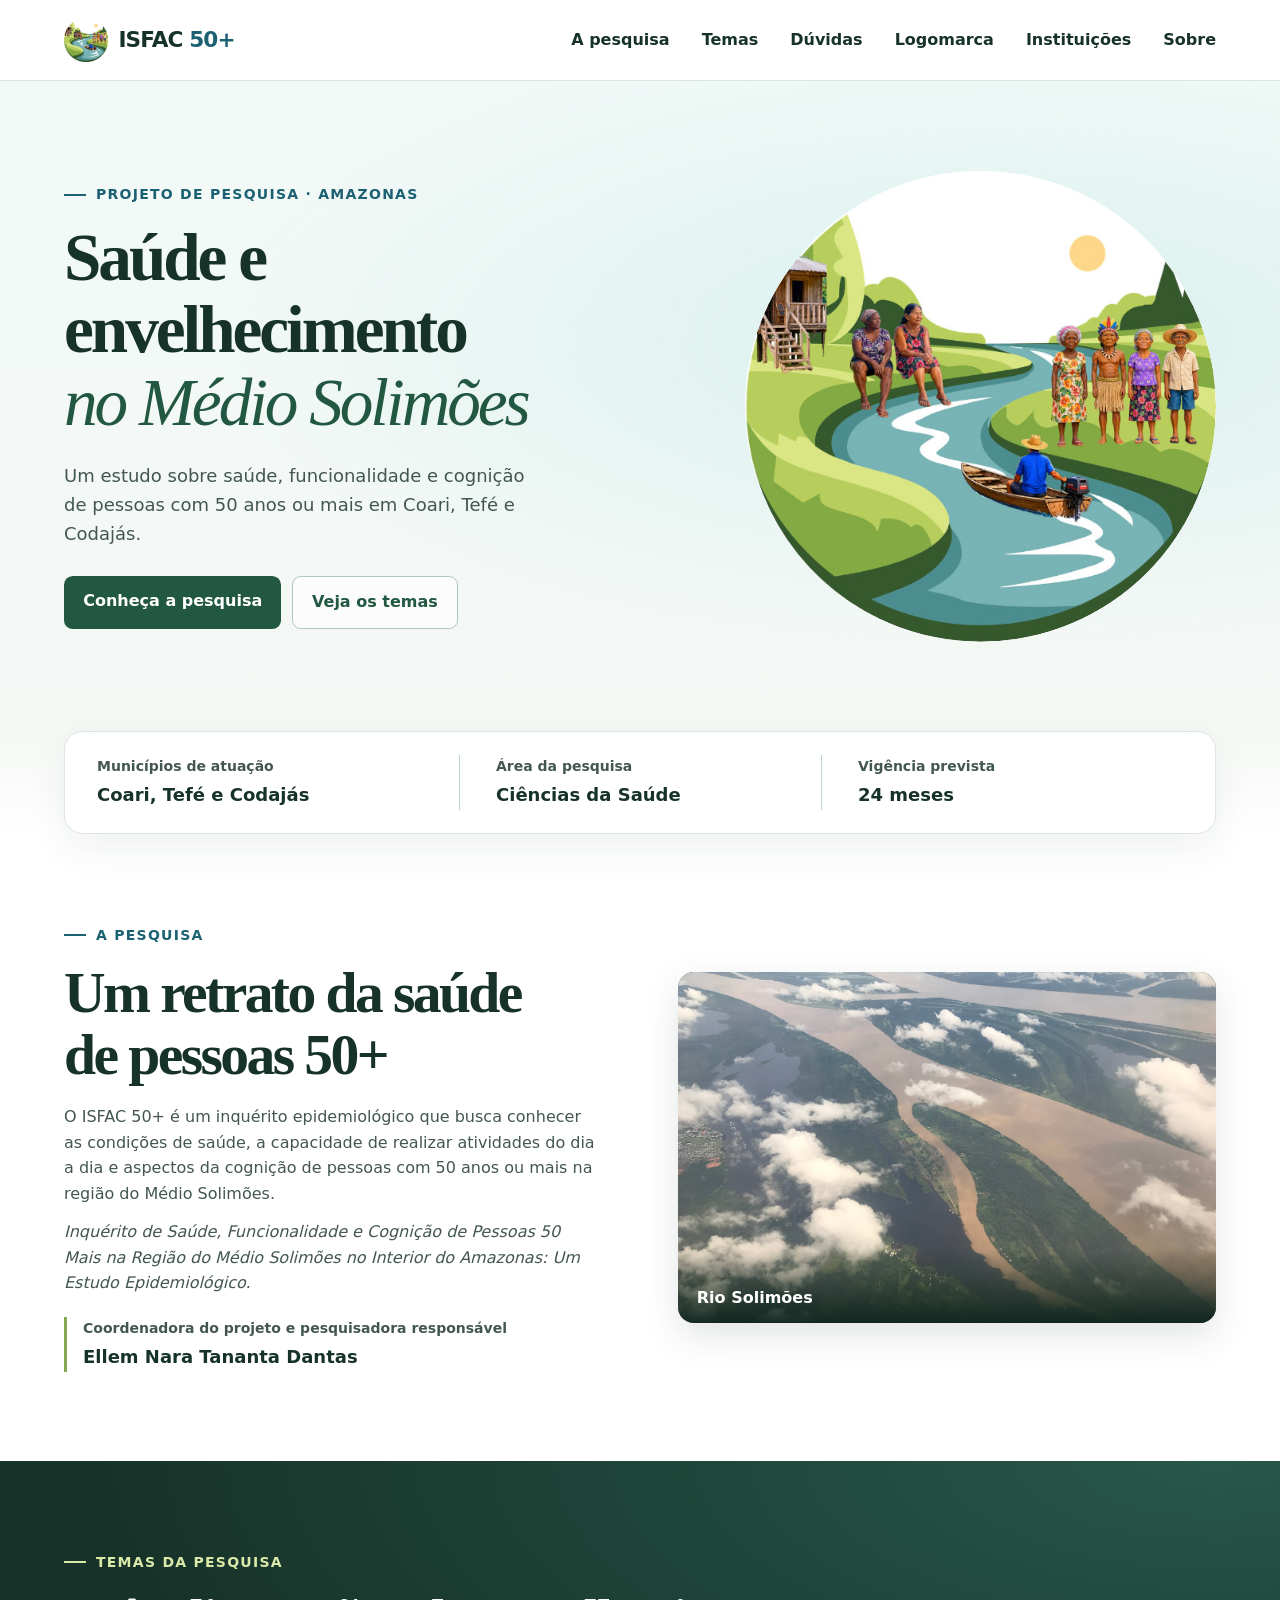
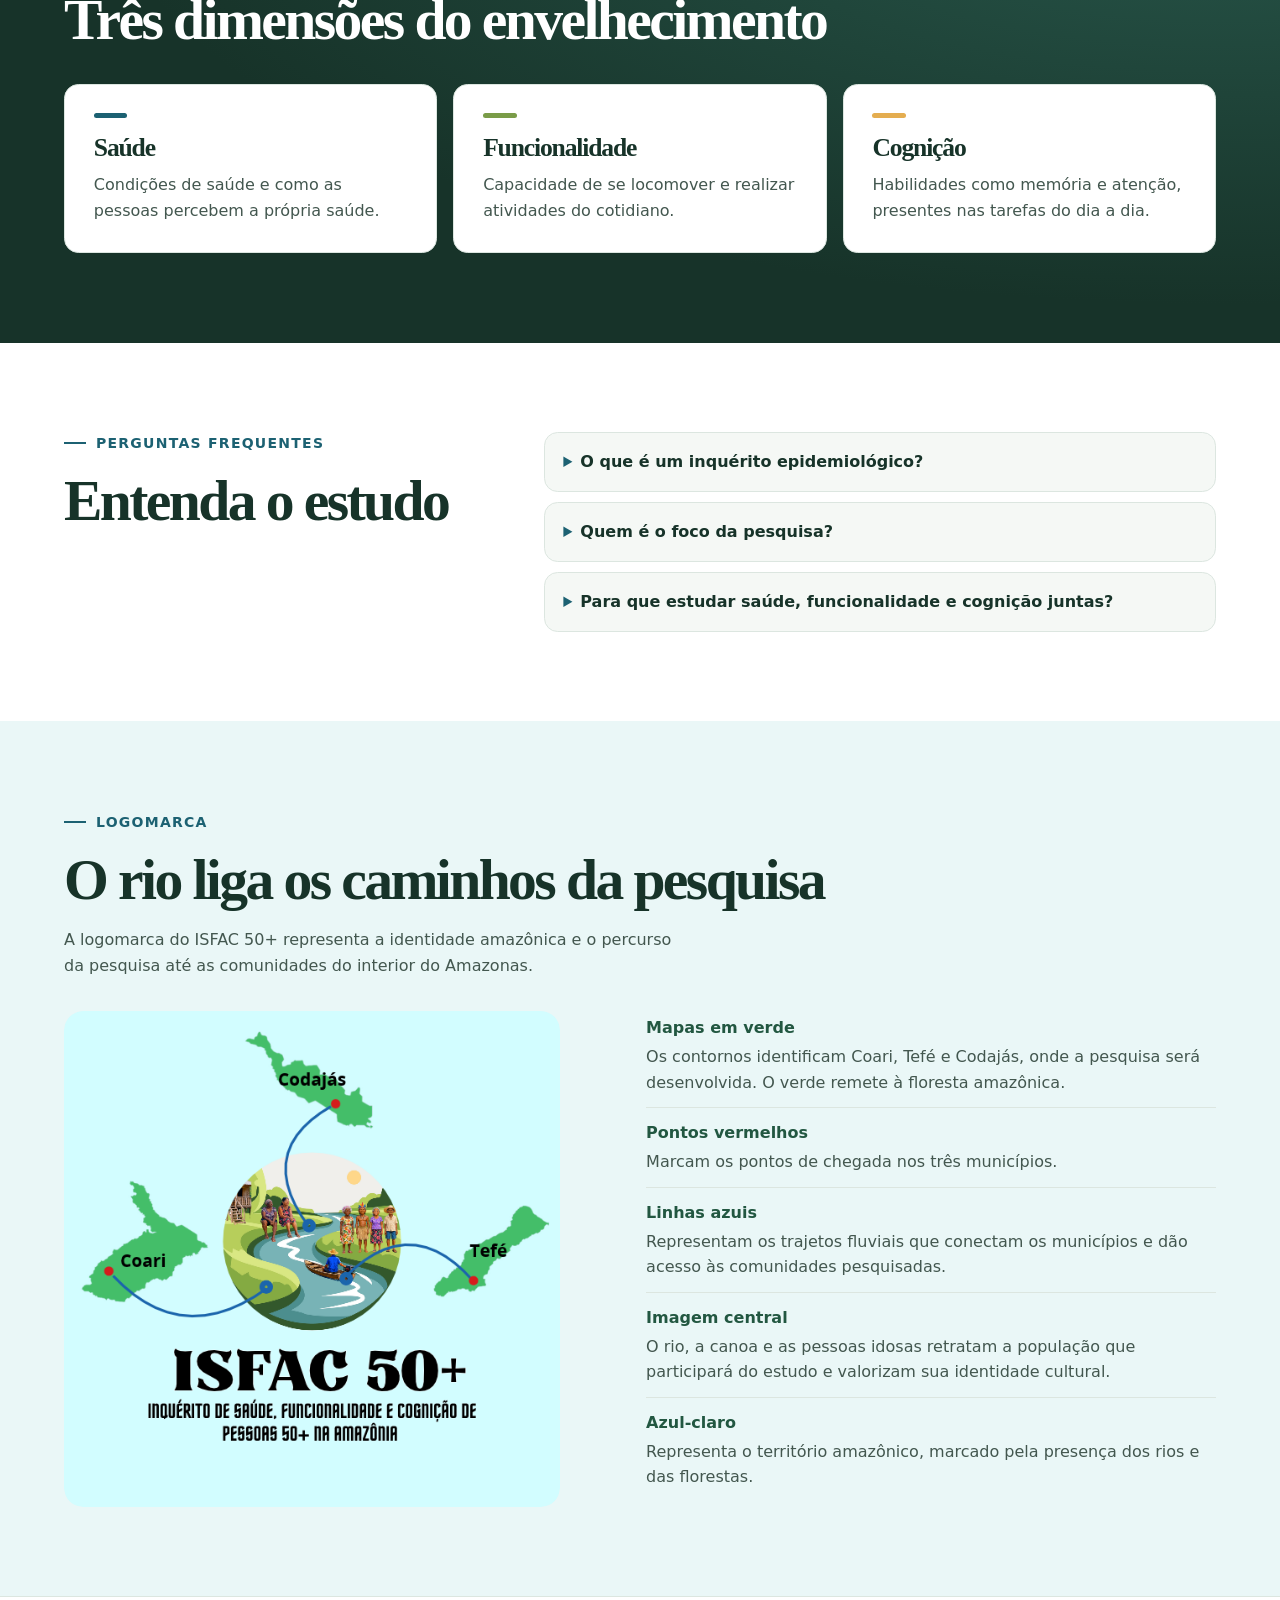
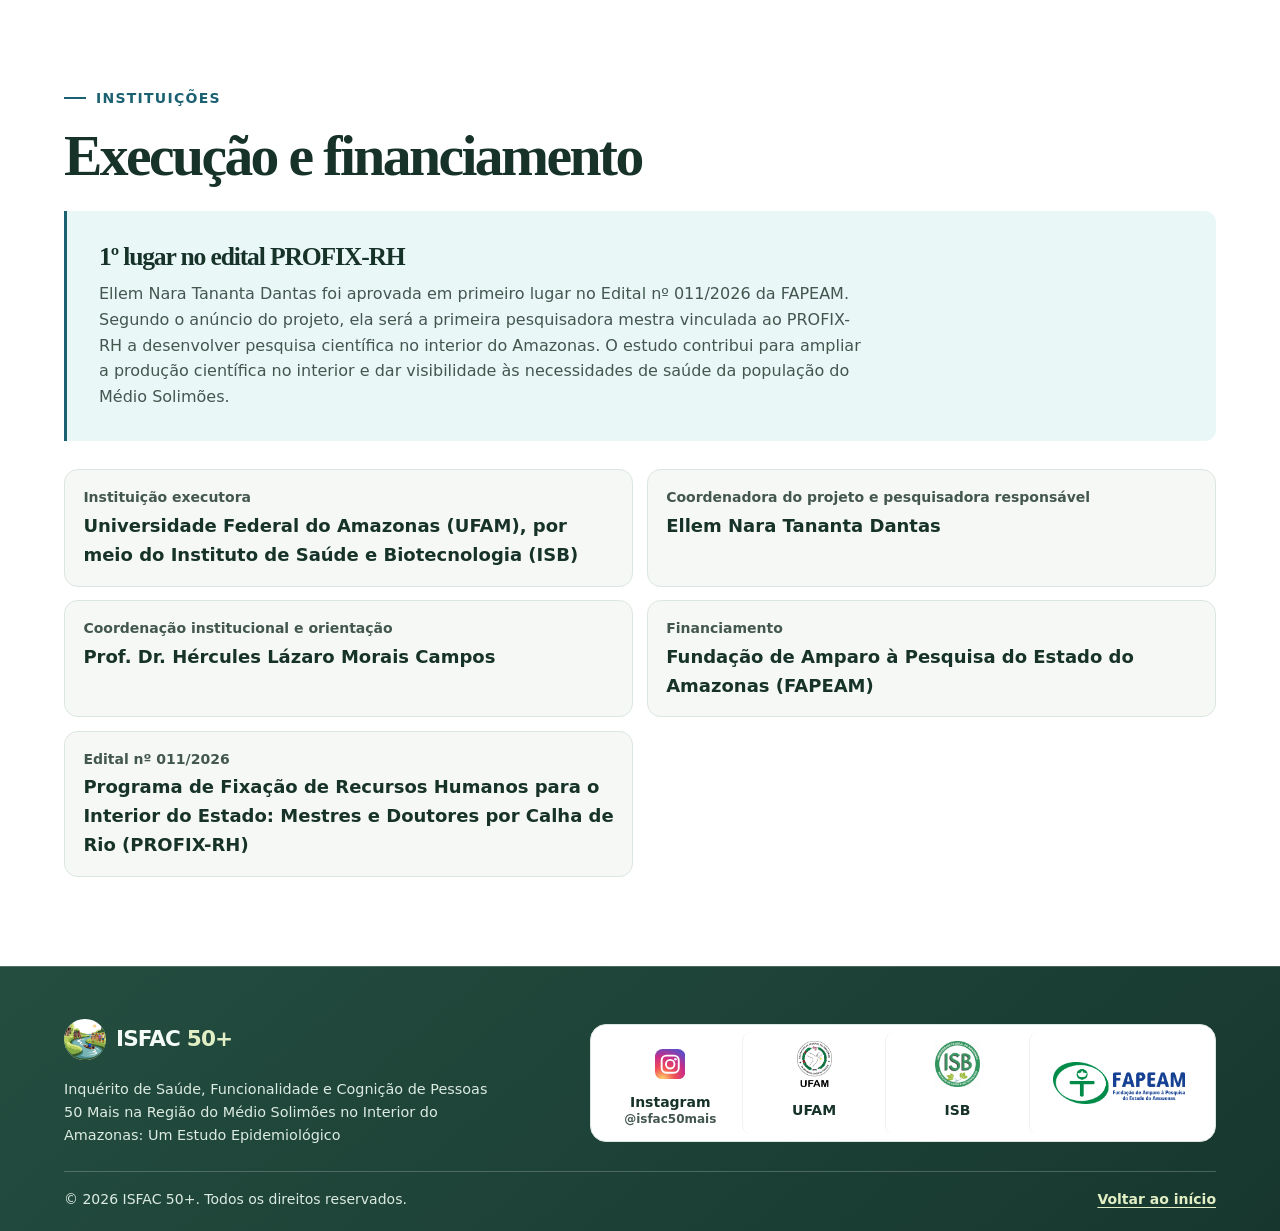
<file: index.html>
<!doctype html>
<html lang="pt-BR">
<head>
  <meta charset="utf-8">
  <meta name="viewport" content="width=device-width, initial-scale=1">
  <meta name="description" content="Conheça o ISFAC 50+, estudo sobre saúde, funcionalidade e cognição no Médio Solimões, no Amazonas.">
  <title>ISFAC 50+ | Pesquisa no Médio Solimões</title>
  <link rel="icon" type="image/svg+xml" href="assets/favicon.svg">
  <link rel="stylesheet" href="estilos.css">
  <meta property="og:type" content="website">
  <meta property="og:title" content="ISFAC 50+ | Pesquisa no Médio Solimões">
  <meta property="og:description" content="Conheça o estudo sobre saúde, funcionalidade e cognição de pessoas com 50 anos ou mais em Coari, Tefé e Codajás.">
  <meta property="og:url" content="https://fabriciobentes.github.io/isfac50/">
  <meta property="og:image" content="https://fabriciobentes.github.io/isfac50/assets/isfac-50-mais-simbolo.jpg">
  <meta property="og:locale" content="pt_BR">
</head>
<body id="inicio">
  <a class="skip" href="#conteudo">Ir para o conteúdo</a>
  <header class="topo">
    <div class="wrap bar">
      <a class="marca" href="#inicio" aria-label="ISFAC 50+, início"><img class="marca-simbolo" src="assets/isfac-50-mais-simbolo.jpg" width="48" height="48" alt=""><span class="marca-nome">ISFAC <span>50+</span></span></a>
      <button class="menu-botao" type="button" aria-controls="menu-principal" aria-expanded="false" hidden>Menu</button>
      <nav id="menu-principal" aria-label="Menu principal">
        <a href="#pesquisa">A pesquisa</a>
        <a href="#temas">Temas</a>
        <a href="#duvidas">Dúvidas</a>
        <a href="#logomarca">Logomarca</a>
        <a href="#instituicoes">Instituições</a>
        <a href="sobre.html">Sobre</a>
      </nav>
    </div>
    <div class="progresso-leitura" aria-hidden="true"></div>
  </header>
  <main id="conteudo">
    <section class="hero" aria-labelledby="titulo">
      <div class="wrap abertura">
        <div class="hero-texto">
          <p class="rotulo">Projeto de pesquisa · Amazonas</p>
          <h1 id="titulo">Saúde e envelhecimento <em>no Médio Solimões</em></h1>
          <p>Um estudo sobre saúde, funcionalidade e cognição de pessoas com 50 anos ou mais em Coari, Tefé e Codajás.</p>
          <div class="hero-acoes">
            <a class="botao" href="#pesquisa">Conheça a pesquisa</a>
            <a class="botao botao-secundario" href="#temas">Veja os temas</a>
          </div>
        </div>
        <div class="capa-ilustracao" role="img" aria-label="Ilustração da marca ISFAC 50+ com moradores, uma casa ribeirinha e uma canoa no rio">
          <img src="assets/isfac-50-mais-simbolo.jpg" width="591" height="591" fetchpriority="high" alt="">
          <video autoplay muted loop playsinline preload="metadata" poster="assets/isfac-50-mais-simbolo.jpg" data-src="assets/animacao.mp4" aria-hidden="true" hidden></video>
        </div>
      </div>
    </section>
    <section class="faixa" aria-label="Dados do estudo">
      <dl class="wrap dados">
        <div><dt>Municípios de atuação</dt><dd>Coari, Tefé e Codajás</dd></div>
        <div><dt>Área da pesquisa</dt><dd>Ciências da Saúde</dd></div>
        <div><dt>Vigência prevista</dt><dd>24 meses</dd></div>
      </dl>
    </section>
    <section id="pesquisa" class="wrap secao pesquisa">
      <div>
        <p class="rotulo">A pesquisa</p>
        <h2>Um retrato da saúde de pessoas 50+</h2>
        <p>O ISFAC 50+ é um inquérito epidemiológico que busca conhecer as condições de saúde, a capacidade de realizar atividades do dia a dia e aspectos da cognição de pessoas com 50 anos ou mais na região do Médio Solimões.</p>
        <p class="titulo-projeto">Inquérito de Saúde, Funcionalidade e Cognição de Pessoas 50 Mais na Região do Médio Solimões no Interior do Amazonas: Um Estudo Epidemiológico.</p>
        <dl class="pessoa">
          <dt>Coordenadora do projeto e pesquisadora responsável</dt>
          <dd><a class="nome-perfil" href="ellem-nara.html">Ellem Nara Tananta Dantas</a></dd>
        </dl>
      </div>
      <figure class="rio-cena">
        <img src="assets/rio-solimoes.jpg" width="1280" height="960" loading="lazy" alt="Vista aérea do Rio Solimões entre áreas de floresta amazônica">
        <figcaption><strong>Rio Solimões</strong></figcaption>
      </figure>
    </section>
    <section id="temas" class="temas">
      <div class="wrap secao">
        <p class="rotulo">Temas da pesquisa</p>
        <h2>Três dimensões do envelhecimento</h2>
        <div class="cartoes">
          <article><h3>Saúde</h3><p>Condições de saúde e como as pessoas percebem a própria saúde.</p></article>
          <article><h3>Funcionalidade</h3><p>Capacidade de se locomover e realizar atividades do cotidiano.</p></article>
          <article><h3>Cognição</h3><p>Habilidades como memória e atenção, presentes nas tarefas do dia a dia.</p></article>
        </div>
      </div>
    </section>
    <section id="duvidas" class="wrap secao duvidas" aria-labelledby="titulo-duvidas">
      <div>
        <p class="rotulo">Perguntas frequentes</p>
        <h2 id="titulo-duvidas">Entenda o estudo</h2>
      </div>
      <div class="duvidas-lista">
        <details>
          <summary>O que é um inquérito epidemiológico?</summary>
          <p>É um tipo de estudo que reúne informações sobre uma população para entender com que frequência certas condições de saúde ocorrem e como elas se distribuem entre diferentes grupos.</p>
        </details>
        <details>
          <summary>Quem é o foco da pesquisa?</summary>
          <p>O estudo tem como foco pessoas com 50 anos ou mais nos municípios de Coari, Tefé e Codajás, no Médio Solimões.</p>
        </details>
        <details>
          <summary>Para que estudar saúde, funcionalidade e cognição juntas?</summary>
          <p>Esses três aspectos ajudam a entender como a saúde, a capacidade de realizar atividades do dia a dia e habilidades como memória e atenção se relacionam no envelhecimento.</p>
        </details>
      </div>
    </section>
    <section id="logomarca" class="identidade" aria-labelledby="titulo-logomarca">
      <div class="wrap secao">
        <p class="rotulo">Logomarca</p>
        <h2 id="titulo-logomarca">O rio liga os caminhos da pesquisa</h2>
        <p class="identidade-intro">A logomarca do ISFAC 50+ representa a identidade amazônica e o percurso da pesquisa até as comunidades do interior do Amazonas.</p>
        <div class="identidade-conteudo">
          <div class="logo-apresentacao">
            <div class="logo-cena">
              <img class="logo-completa" src="assets/isfac-50-mais-logo.png" width="591" height="591" loading="lazy" alt="Logomarca completa do ISFAC 50+, com os trajetos fluviais entre Coari, Codajás e Tefé">
              <span class="logo-ponto ponto-coari" aria-hidden="true"></span>
              <span class="logo-ponto ponto-codajas" aria-hidden="true"></span>
              <span class="logo-ponto ponto-tefe" aria-hidden="true"></span>
            </div>
          </div>
          <dl class="significados">
            <div><dt>Mapas em verde</dt><dd>Os contornos identificam Coari, Tefé e Codajás, onde a pesquisa será desenvolvida. O verde remete à floresta amazônica.</dd></div>
            <div><dt>Pontos vermelhos</dt><dd>Marcam os pontos de chegada nos três municípios.</dd></div>
            <div><dt>Linhas azuis</dt><dd>Representam os trajetos fluviais que conectam os municípios e dão acesso às comunidades pesquisadas.</dd></div>
            <div><dt>Imagem central</dt><dd>O rio, a canoa e as pessoas idosas retratam a população que participará do estudo e valorizam sua identidade cultural.</dd></div>
            <div><dt>Azul-claro</dt><dd>Representa o território amazônico, marcado pela presença dos rios e das florestas.</dd></div>
          </dl>
        </div>
      </div>
    </section>
    <section id="instituicoes" class="wrap secao apoio">
      <div><p class="rotulo">Instituições</p><h2>Execução e financiamento</h2></div>
      <div class="marco">
        <h3>1º lugar no edital PROFIX-RH</h3>
        <p>Ellem Nara Tananta Dantas foi aprovada em primeiro lugar no Edital nº 011/2026 da FAPEAM. Segundo o anúncio do projeto, ela será a primeira pesquisadora mestra vinculada ao PROFIX-RH a desenvolver pesquisa científica no interior do Amazonas. O estudo contribui para ampliar a produção científica no interior e dar visibilidade às necessidades de saúde da população do Médio Solimões.</p>
      </div>
      <div class="apoio-conteudo">
        <dl class="instituicoes">
          <div><dt>Instituição executora</dt><dd>Universidade Federal do Amazonas (UFAM), por meio do Instituto de Saúde e Biotecnologia (ISB)</dd></div>
          <div><dt>Coordenadora do projeto e pesquisadora responsável</dt><dd><a class="nome-perfil" href="ellem-nara.html">Ellem Nara Tananta Dantas</a></dd></div>
          <div><dt>Coordenação institucional e orientação</dt><dd><a class="nome-perfil" href="hercules-campos.html">Prof. Dr. Hércules Lázaro Morais Campos</a></dd></div>
          <div><dt>Financiamento</dt><dd>Fundação de Amparo à Pesquisa do Estado do Amazonas (FAPEAM)</dd></div>
          <div><dt>Edital nº 011/2026</dt><dd>Programa de Fixação de Recursos Humanos para o Interior do Estado: Mestres e Doutores por Calha de Rio (PROFIX-RH)</dd></div>
        </dl>
      </div>
    </section>
  </main>
  <footer>
    <div class="wrap rodape">
      <div>
        <a class="marca rodape-identidade" href="#inicio">
          <img src="assets/isfac-50-mais-simbolo.jpg" width="44" height="44" loading="lazy" alt="">
          <span class="marca-nome">ISFAC <span>50+</span></span>
        </a>
        <p class="rodape-projeto">Inquérito de Saúde, Funcionalidade e Cognição de Pessoas 50 Mais na Região do Médio Solimões no Interior do Amazonas: Um Estudo Epidemiológico</p>
      </div>
      <section class="rodape-instituicoes" aria-labelledby="rodape-titulo">
        <nav class="rodape-links" aria-labelledby="rodape-titulo">
          <a class="rodape-marca" href="https://www.instagram.com/isfac50mais/" aria-label="Instagram do ISFAC 50+" target="_blank" rel="noopener">
            <span class="rodape-marca-imagem"><svg class="marca-instagram" viewBox="0 0 32 32" aria-hidden="true" focusable="false">
              <defs>
                <radialGradient id="instagram-gradiente" cx="25%" cy="100%" r="105%">
                  <stop offset="0%" stop-color="#ffd76b"/>
                  <stop offset="38%" stop-color="#f04e56"/>
                  <stop offset="72%" stop-color="#c92c88"/>
                  <stop offset="100%" stop-color="#654bc1"/>
                </radialGradient>
              </defs>
              <rect width="32" height="32" rx="8" fill="url(#instagram-gradiente)"/>
              <rect x="7" y="7" width="18" height="18" rx="5" fill="none" stroke="white" stroke-width="2"/>
              <circle cx="16" cy="16" r="4.5" fill="none" stroke="white" stroke-width="2"/>
              <circle cx="21.5" cy="10.8" r="1.3" fill="white"/>
            </svg></span>
          <span class="rodape-legenda">Instagram<small>@isfac50mais</small></span>
        </a>
        <a class="rodape-marca" href="https://ufam.edu.br/" aria-label="Universidade Federal do Amazonas" target="_blank" rel="noopener">
          <span class="rodape-marca-imagem"><img src="assets/marca-ufam-positivo.png" width="1763" height="2296" loading="lazy" alt=""></span>
          <span class="rodape-legenda">UFAM</span>
        </a>
        <a class="rodape-marca" href="https://isb.ufam.edu.br/" aria-label="Instituto de Saúde e Biotecnologia" target="_blank" rel="noopener">
          <span class="rodape-marca-imagem"><img src="assets/marca-isb.png" width="150" height="150" loading="lazy" alt=""></span>
          <span class="rodape-legenda">ISB</span>
        </a>
        <a class="rodape-marca rodape-marca-fapeam" href="https://www.fapeam.am.gov.br/" aria-label="Fundação de Amparo à Pesquisa do Estado do Amazonas" target="_blank" rel="noopener">
          <span class="rodape-marca-imagem"><img src="assets/marca-fapeam.png" width="1596" height="508" loading="lazy" alt=""></span>

        </a>
        </nav>
      </section>
      <div class="rodape-final">
        <p>© 2026 ISFAC 50+. Todos os direitos reservados.</p>
        <a href="#inicio">Voltar ao início</a>
      </div>
    </div>
  </footer>
  <script src="site.js" defer></script>
</body>
</html>
</file>
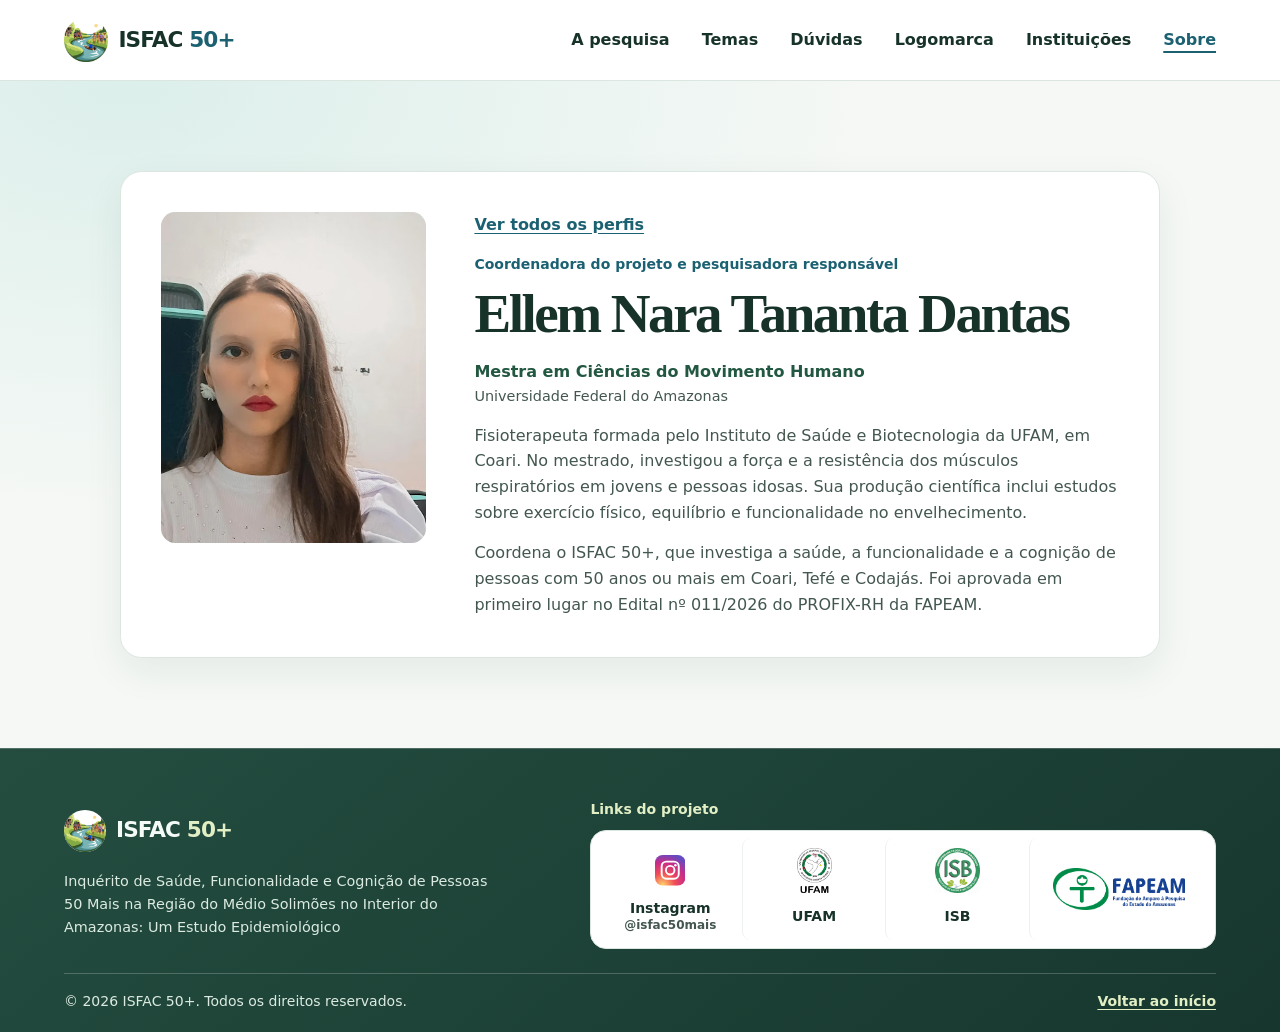
<file: ellem-nara.html>
﻿<!doctype html>
<html lang="pt-BR">
<head>
  <meta charset="utf-8">
  <meta name="viewport" content="width=device-width, initial-scale=1">
  <meta name="description" content="Conheça a trajetória acadêmica de Ellem Nara Tananta Dantas, fisioterapeuta e coordenadora do projeto ISFAC 50+.">
  <title>Ellem Nara Tananta Dantas | ISFAC 50+</title>
  <link rel="icon" type="image/svg+xml" href="assets/favicon.svg">
  <link rel="stylesheet" href="estilos.css">
</head>
<body id="inicio">
  <a class="skip" href="#conteudo">Ir para o conteúdo</a>
  <header class="topo">
    <div class="wrap bar">
      <a class="marca" href="index.html" aria-label="ISFAC 50+, início"><img class="marca-simbolo" src="assets/isfac-50-mais-simbolo.jpg" width="48" height="48" alt=""><span class="marca-nome">ISFAC <span>50+</span></span></a>
      <button class="menu-botao" type="button" aria-controls="menu-principal" aria-expanded="false" hidden>Menu</button>
      <nav id="menu-principal" aria-label="Menu principal">
        <a href="index.html#pesquisa">A pesquisa</a>
        <a href="index.html#temas">Temas</a>
        <a href="index.html#duvidas">Dúvidas</a>
        <a href="index.html#logomarca">Logomarca</a>
        <a href="index.html#instituicoes">Instituições</a>
        <a href="sobre.html" aria-current="page">Sobre</a>
      </nav>
    </div>
    <div class="progresso-leitura" aria-hidden="true"></div>
  </header>
  <main id="conteudo" class="equipe-pagina">
    <div class="wrap secao equipe-conteudo">
      <article id="ellem" class="equipe-perfil equipe-perfil--ellem" aria-labelledby="ellem-nome">
        <img class="equipe-retrato" src="assets/ellem-nara.jpg" width="411" height="731" alt="Ellem Nara Tananta Dantas">
        <div class="equipe-informacoes">
          <a class="perfil-retorno" href="sobre.html#ellem">Ver todos os perfis</a>
          <p class="equipe-funcao">Coordenadora do projeto e pesquisadora responsável</p>
          <h1 id="ellem-nome">Ellem Nara Tananta Dantas</h1>
          <p class="equipe-credencial">Mestra em Ciências do Movimento Humano <span>Universidade Federal do Amazonas</span></p>
          <p>Fisioterapeuta formada pelo Instituto de Saúde e Biotecnologia da UFAM, em Coari. No mestrado, investigou a força e a resistência dos músculos respiratórios em jovens e pessoas idosas. Sua produção científica inclui estudos sobre exercício físico, equilíbrio e funcionalidade no envelhecimento.</p>
          <p>Coordena o ISFAC 50+, que investiga a saúde, a funcionalidade e a cognição de pessoas com 50 anos ou mais em Coari, Tefé e Codajás. Foi aprovada em primeiro lugar no Edital nº 011/2026 do PROFIX-RH da FAPEAM.</p>
        </div>
      </article>
    </div>
  </main>
  <footer>
    <div class="wrap rodape">
      <div>
        <a class="marca rodape-identidade" href="#inicio">
          <img src="assets/isfac-50-mais-simbolo.jpg" width="44" height="44" loading="lazy" alt="">
          <span class="marca-nome">ISFAC <span>50+</span></span>
        </a>
        <p class="rodape-projeto">Inquérito de Saúde, Funcionalidade e Cognição de Pessoas 50 Mais na Região do Médio Solimões no Interior do Amazonas: Um Estudo Epidemiológico</p>
      </div>
      <section class="rodape-instituicoes" aria-labelledby="rodape-titulo">
        <h2 id="rodape-titulo">Links do projeto</h2>
        <nav class="rodape-links" aria-labelledby="rodape-titulo">
          <a class="rodape-marca" href="https://www.instagram.com/isfac50mais/" aria-label="Instagram do ISFAC 50+" target="_blank" rel="noopener">
            <span class="rodape-marca-imagem"><svg class="marca-instagram" viewBox="0 0 32 32" aria-hidden="true" focusable="false">
              <defs>
                <radialGradient id="instagram-gradiente" cx="25%" cy="100%" r="105%">
                  <stop offset="0%" stop-color="#ffd76b"/>
                  <stop offset="38%" stop-color="#f04e56"/>
                  <stop offset="72%" stop-color="#c92c88"/>
                  <stop offset="100%" stop-color="#654bc1"/>
                </radialGradient>
              </defs>
              <rect width="32" height="32" rx="8" fill="url(#instagram-gradiente)"/>
              <rect x="7" y="7" width="18" height="18" rx="5" fill="none" stroke="white" stroke-width="2"/>
              <circle cx="16" cy="16" r="4.5" fill="none" stroke="white" stroke-width="2"/>
              <circle cx="21.5" cy="10.8" r="1.3" fill="white"/>
            </svg></span>
          <span class="rodape-legenda">Instagram<small>@isfac50mais</small></span>
        </a>
        <a class="rodape-marca" href="https://ufam.edu.br/" aria-label="Universidade Federal do Amazonas" target="_blank" rel="noopener">
          <span class="rodape-marca-imagem"><img src="assets/marca-ufam-positivo.png" width="1763" height="2296" loading="lazy" alt=""></span>
          <span class="rodape-legenda">UFAM</span>
        </a>
        <a class="rodape-marca" href="https://isb.ufam.edu.br/" aria-label="Instituto de Saúde e Biotecnologia" target="_blank" rel="noopener">
          <span class="rodape-marca-imagem"><img src="assets/marca-isb.png" width="150" height="150" loading="lazy" alt=""></span>
          <span class="rodape-legenda">ISB</span>
        </a>
        <a class="rodape-marca rodape-marca-fapeam" href="https://www.fapeam.am.gov.br/" aria-label="Fundação de Amparo à Pesquisa do Estado do Amazonas" target="_blank" rel="noopener">
          <span class="rodape-marca-imagem"><img src="assets/marca-fapeam.png" width="1596" height="508" loading="lazy" alt=""></span>

        </a>
        </nav>
      </section>
      <div class="rodape-final">
        <p>© 2026 ISFAC 50+. Todos os direitos reservados.</p>
        <a href="#inicio">Voltar ao início</a>
      </div>
    </div>
  </footer>
  <script src="site.js" defer></script>
</body>
</html>
</file>
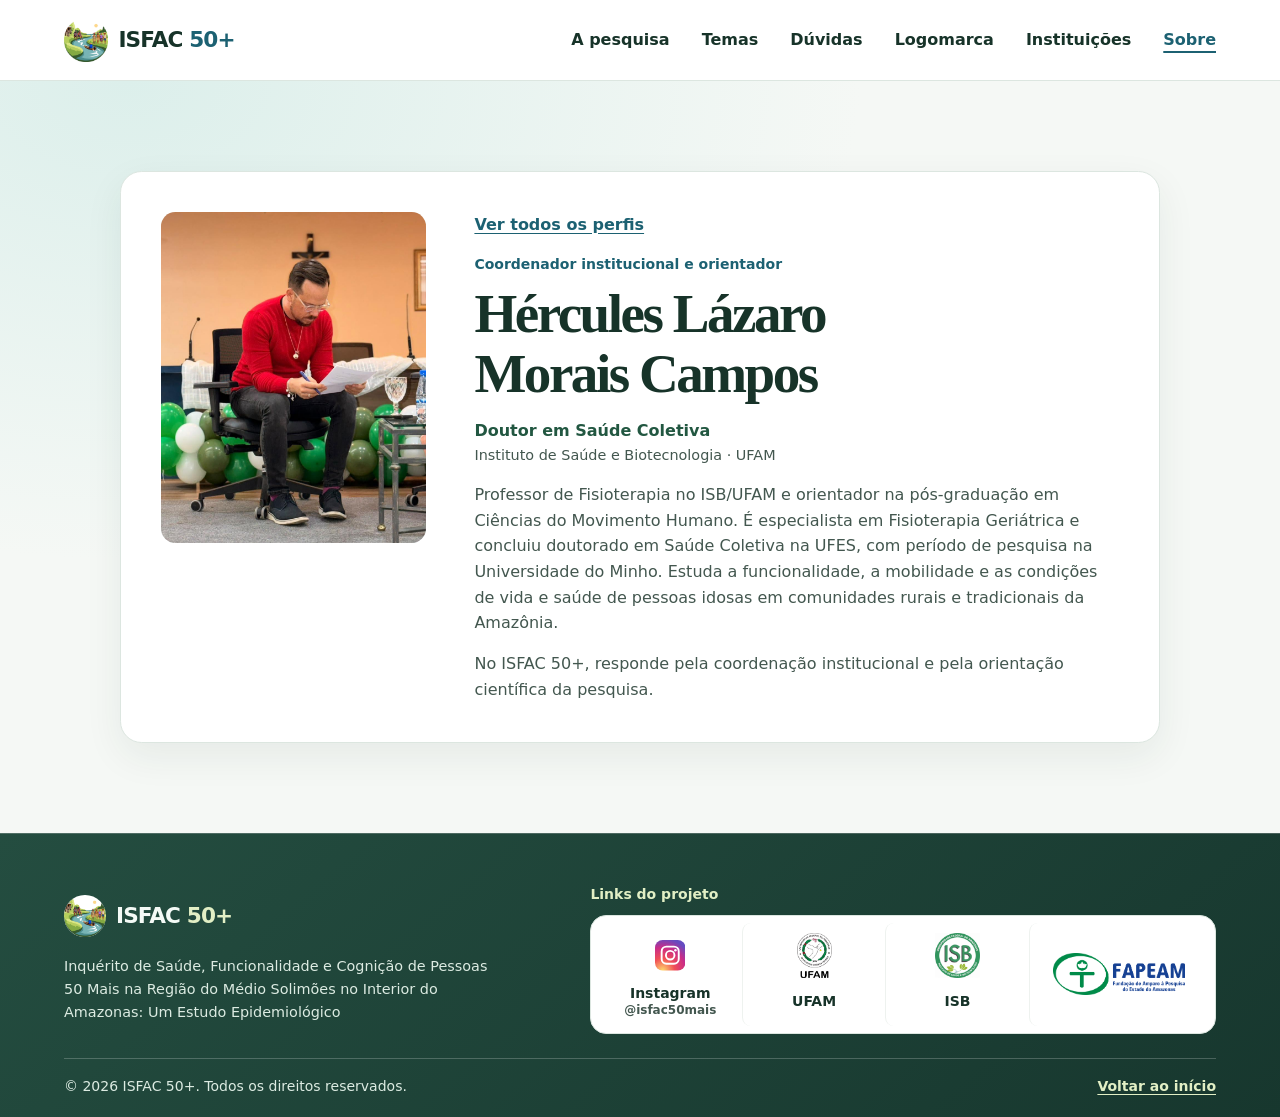
<file: hercules-campos.html>
﻿<!doctype html>
<html lang="pt-BR">
<head>
  <meta charset="utf-8">
  <meta name="viewport" content="width=device-width, initial-scale=1">
  <meta name="description" content="Conheça a trajetória acadêmica de Hércules Lázaro Morais Campos, responsável pela coordenação institucional e orientação do ISFAC 50+.">
  <title>Hércules Lázaro Morais Campos | ISFAC 50+</title>
  <link rel="icon" type="image/svg+xml" href="assets/favicon.svg">
  <link rel="stylesheet" href="estilos.css">
</head>
<body id="inicio">
  <a class="skip" href="#conteudo">Ir para o conteúdo</a>
  <header class="topo">
    <div class="wrap bar">
      <a class="marca" href="index.html" aria-label="ISFAC 50+, início"><img class="marca-simbolo" src="assets/isfac-50-mais-simbolo.jpg" width="48" height="48" alt=""><span class="marca-nome">ISFAC <span>50+</span></span></a>
      <button class="menu-botao" type="button" aria-controls="menu-principal" aria-expanded="false" hidden>Menu</button>
      <nav id="menu-principal" aria-label="Menu principal">
        <a href="index.html#pesquisa">A pesquisa</a>
        <a href="index.html#temas">Temas</a>
        <a href="index.html#duvidas">Dúvidas</a>
        <a href="index.html#logomarca">Logomarca</a>
        <a href="index.html#instituicoes">Instituições</a>
        <a href="sobre.html" aria-current="page">Sobre</a>
      </nav>
    </div>
    <div class="progresso-leitura" aria-hidden="true"></div>
  </header>
  <main id="conteudo" class="equipe-pagina">
    <div class="wrap secao equipe-conteudo">
      <article id="hercules" class="equipe-perfil equipe-perfil--hercules" aria-labelledby="hercules-nome">
        <img class="equipe-retrato" src="assets/hercules-campos.jpg" width="960" height="1280" alt="Hércules Lázaro Morais Campos">
        <div class="equipe-informacoes">
          <a class="perfil-retorno" href="sobre.html#hercules">Ver todos os perfis</a>
          <p class="equipe-funcao">Coordenador institucional e orientador</p>
          <h1 id="hercules-nome">Hércules Lázaro Morais Campos</h1>
          <p class="equipe-credencial">Doutor em Saúde Coletiva <span>Instituto de Saúde e Biotecnologia · UFAM</span></p>
          <p>Professor de Fisioterapia no ISB/UFAM e orientador na pós-graduação em Ciências do Movimento Humano. É especialista em Fisioterapia Geriátrica e concluiu doutorado em Saúde Coletiva na UFES, com período de pesquisa na Universidade do Minho. Estuda a funcionalidade, a mobilidade e as condições de vida e saúde de pessoas idosas em comunidades rurais e tradicionais da Amazônia.</p>
          <p>No ISFAC 50+, responde pela coordenação institucional e pela orientação científica da pesquisa.</p>
        </div>
      </article>
    </div>
  </main>
  <footer>
    <div class="wrap rodape">
      <div>
        <a class="marca rodape-identidade" href="#inicio">
          <img src="assets/isfac-50-mais-simbolo.jpg" width="44" height="44" loading="lazy" alt="">
          <span class="marca-nome">ISFAC <span>50+</span></span>
        </a>
        <p class="rodape-projeto">Inquérito de Saúde, Funcionalidade e Cognição de Pessoas 50 Mais na Região do Médio Solimões no Interior do Amazonas: Um Estudo Epidemiológico</p>
      </div>
      <section class="rodape-instituicoes" aria-labelledby="rodape-titulo">
        <h2 id="rodape-titulo">Links do projeto</h2>
        <nav class="rodape-links" aria-labelledby="rodape-titulo">
          <a class="rodape-marca" href="https://www.instagram.com/isfac50mais/" aria-label="Instagram do ISFAC 50+" target="_blank" rel="noopener">
            <span class="rodape-marca-imagem"><svg class="marca-instagram" viewBox="0 0 32 32" aria-hidden="true" focusable="false">
              <defs>
                <radialGradient id="instagram-gradiente" cx="25%" cy="100%" r="105%">
                  <stop offset="0%" stop-color="#ffd76b"/>
                  <stop offset="38%" stop-color="#f04e56"/>
                  <stop offset="72%" stop-color="#c92c88"/>
                  <stop offset="100%" stop-color="#654bc1"/>
                </radialGradient>
              </defs>
              <rect width="32" height="32" rx="8" fill="url(#instagram-gradiente)"/>
              <rect x="7" y="7" width="18" height="18" rx="5" fill="none" stroke="white" stroke-width="2"/>
              <circle cx="16" cy="16" r="4.5" fill="none" stroke="white" stroke-width="2"/>
              <circle cx="21.5" cy="10.8" r="1.3" fill="white"/>
            </svg></span>
          <span class="rodape-legenda">Instagram<small>@isfac50mais</small></span>
        </a>
        <a class="rodape-marca" href="https://ufam.edu.br/" aria-label="Universidade Federal do Amazonas" target="_blank" rel="noopener">
          <span class="rodape-marca-imagem"><img src="assets/marca-ufam-positivo.png" width="1763" height="2296" loading="lazy" alt=""></span>
          <span class="rodape-legenda">UFAM</span>
        </a>
        <a class="rodape-marca" href="https://isb.ufam.edu.br/" aria-label="Instituto de Saúde e Biotecnologia" target="_blank" rel="noopener">
          <span class="rodape-marca-imagem"><img src="assets/marca-isb.png" width="150" height="150" loading="lazy" alt=""></span>
          <span class="rodape-legenda">ISB</span>
        </a>
        <a class="rodape-marca rodape-marca-fapeam" href="https://www.fapeam.am.gov.br/" aria-label="Fundação de Amparo à Pesquisa do Estado do Amazonas" target="_blank" rel="noopener">
          <span class="rodape-marca-imagem"><img src="assets/marca-fapeam.png" width="1596" height="508" loading="lazy" alt=""></span>

        </a>
        </nav>
      </section>
      <div class="rodape-final">
        <p>© 2026 ISFAC 50+. Todos os direitos reservados.</p>
        <a href="#inicio">Voltar ao início</a>
      </div>
    </div>
  </footer>
  <script src="site.js" defer></script>
</body>
</html>
</file>
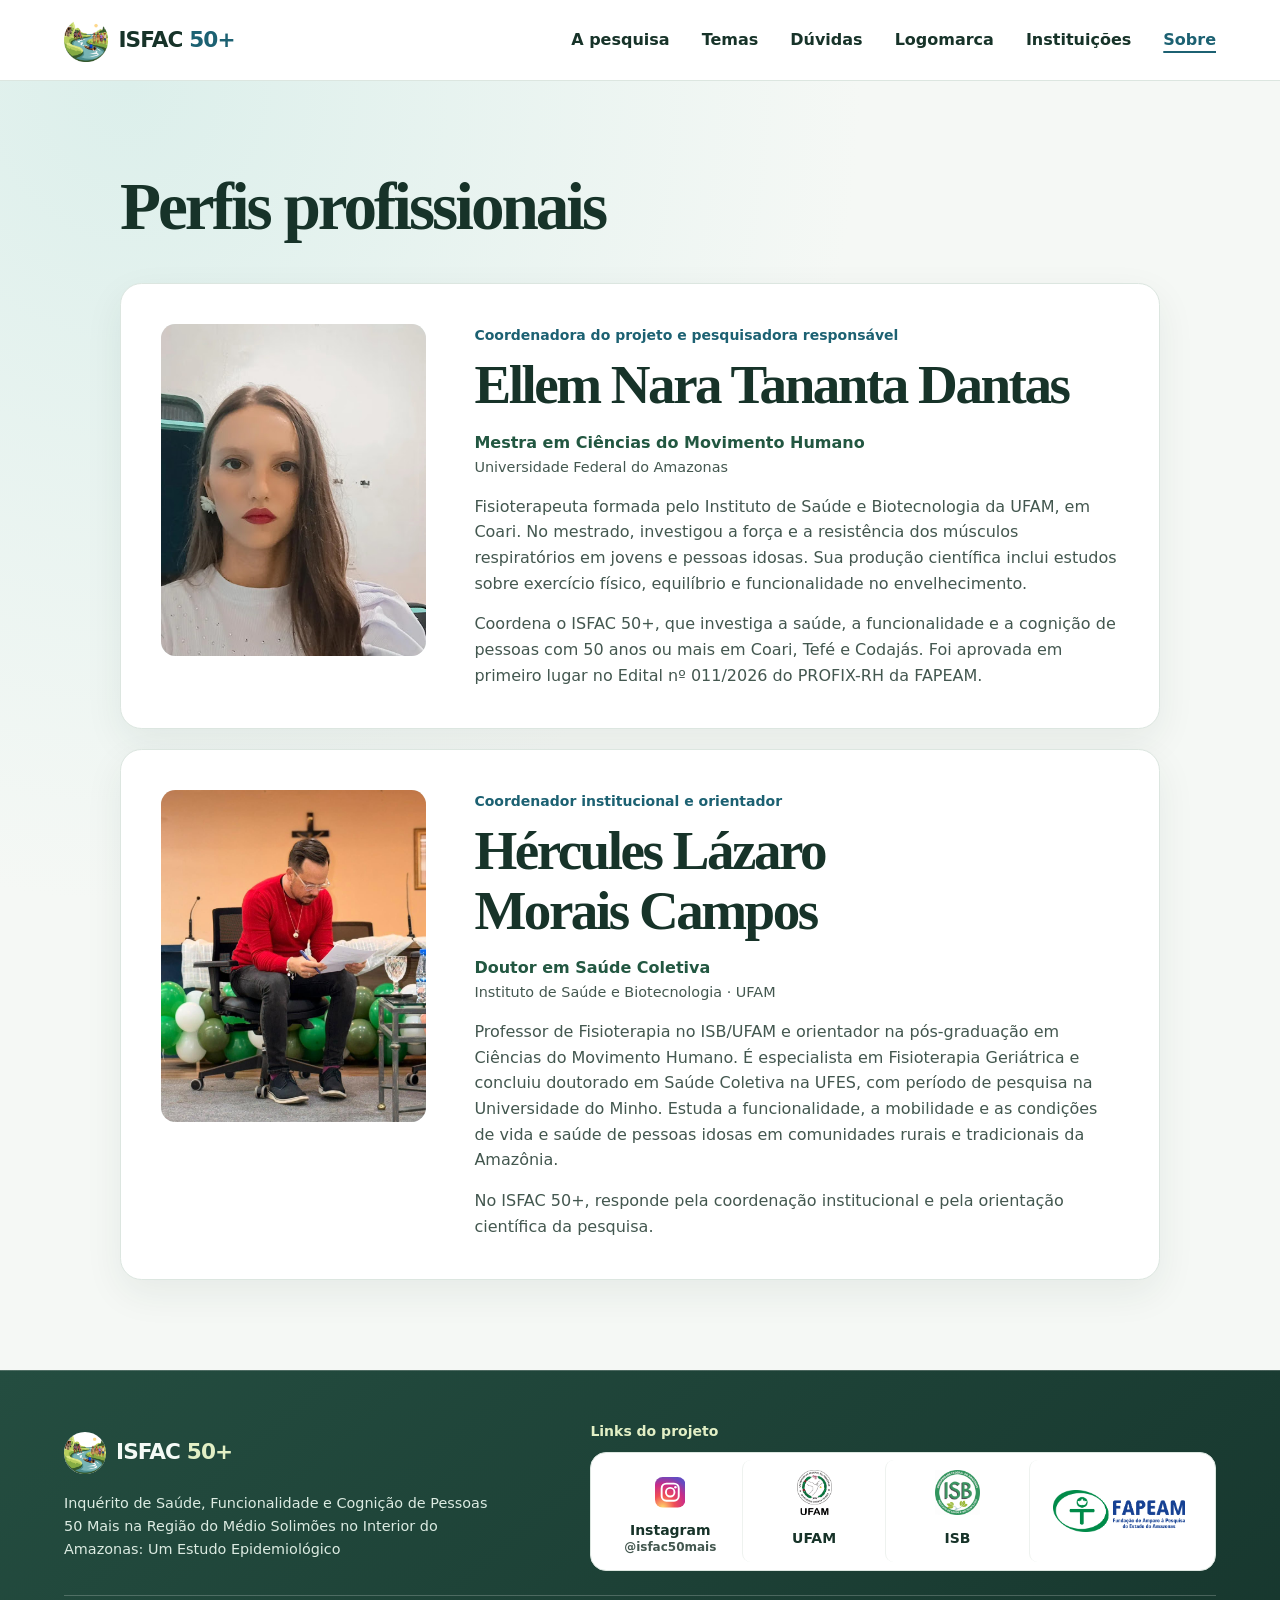
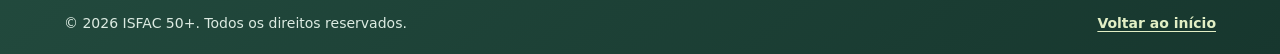
<file: sobre.html>
﻿<!doctype html>
<html lang="pt-BR">
<head>
  <meta charset="utf-8">
  <meta name="viewport" content="width=device-width, initial-scale=1">
  <meta name="description" content="Conheça a coordenação do projeto de pesquisa ISFAC 50+ no Médio Solimões.">
  <title>Sobre | ISFAC 50+</title>
  <link rel="icon" type="image/svg+xml" href="assets/favicon.svg">
  <link rel="stylesheet" href="estilos.css">
</head>
<body id="inicio">
  <a class="skip" href="#conteudo">Ir para o conteúdo</a>
  <header class="topo">
    <div class="wrap bar">
      <a class="marca" href="index.html" aria-label="ISFAC 50+, início"><img class="marca-simbolo" src="assets/isfac-50-mais-simbolo.jpg" width="48" height="48" alt=""><span class="marca-nome">ISFAC <span>50+</span></span></a>
      <button class="menu-botao" type="button" aria-controls="menu-principal" aria-expanded="false" hidden>Menu</button>
      <nav id="menu-principal" aria-label="Menu principal">
        <a href="index.html#pesquisa">A pesquisa</a>
        <a href="index.html#temas">Temas</a>
        <a href="index.html#duvidas">Dúvidas</a>
        <a href="index.html#logomarca">Logomarca</a>
        <a href="index.html#instituicoes">Instituições</a>
        <a href="sobre.html" aria-current="page">Sobre</a>
      </nav>
    </div>
    <div class="progresso-leitura" aria-hidden="true"></div>
  </header>
  <main id="conteudo" class="equipe-pagina">
    <div class="wrap secao equipe-conteudo">
      <h1 class="equipe-titulo">Perfis profissionais</h1>
      <article id="ellem" class="equipe-perfil equipe-perfil--ellem" aria-labelledby="ellem-nome">
        <img class="equipe-retrato" src="assets/ellem-nara.jpg" width="411" height="731" alt="Ellem Nara Tananta Dantas">
        <div class="equipe-informacoes">
          <p class="equipe-funcao">Coordenadora do projeto e pesquisadora responsável</p>
          <h2 id="ellem-nome">Ellem Nara Tananta Dantas</h2>
          <p class="equipe-credencial">Mestra em Ciências do Movimento Humano <span>Universidade Federal do Amazonas</span></p>
          <p>Fisioterapeuta formada pelo Instituto de Saúde e Biotecnologia da UFAM, em Coari. No mestrado, investigou a força e a resistência dos músculos respiratórios em jovens e pessoas idosas. Sua produção científica inclui estudos sobre exercício físico, equilíbrio e funcionalidade no envelhecimento.</p>
          <p>Coordena o ISFAC 50+, que investiga a saúde, a funcionalidade e a cognição de pessoas com 50 anos ou mais em Coari, Tefé e Codajás. Foi aprovada em primeiro lugar no Edital nº 011/2026 do PROFIX-RH da FAPEAM.</p>
        </div>
      </article>
      <article id="hercules" class="equipe-perfil equipe-perfil--hercules" aria-labelledby="hercules-nome">
        <img class="equipe-retrato" src="assets/hercules-campos.jpg" width="960" height="1280" alt="Hércules Lázaro Morais Campos">
        <div class="equipe-informacoes">
          <p class="equipe-funcao">Coordenador institucional e orientador</p>
          <h2 id="hercules-nome">Hércules Lázaro Morais Campos</h2>
          <p class="equipe-credencial">Doutor em Saúde Coletiva <span>Instituto de Saúde e Biotecnologia · UFAM</span></p>
          <p>Professor de Fisioterapia no ISB/UFAM e orientador na pós-graduação em Ciências do Movimento Humano. É especialista em Fisioterapia Geriátrica e concluiu doutorado em Saúde Coletiva na UFES, com período de pesquisa na Universidade do Minho. Estuda a funcionalidade, a mobilidade e as condições de vida e saúde de pessoas idosas em comunidades rurais e tradicionais da Amazônia.</p>
          <p>No ISFAC 50+, responde pela coordenação institucional e pela orientação científica da pesquisa.</p>
        </div>
      </article>
    </div>
  </main>
  <footer>
    <div class="wrap rodape">
      <div>
        <a class="marca rodape-identidade" href="#inicio">
          <img src="assets/isfac-50-mais-simbolo.jpg" width="44" height="44" loading="lazy" alt="">
          <span class="marca-nome">ISFAC <span>50+</span></span>
        </a>
        <p class="rodape-projeto">Inquérito de Saúde, Funcionalidade e Cognição de Pessoas 50 Mais na Região do Médio Solimões no Interior do Amazonas: Um Estudo Epidemiológico</p>
      </div>
      <section class="rodape-instituicoes" aria-labelledby="rodape-titulo">
        <h2 id="rodape-titulo">Links do projeto</h2>
        <nav class="rodape-links" aria-labelledby="rodape-titulo">
          <a class="rodape-marca" href="https://www.instagram.com/isfac50mais/" aria-label="Instagram do ISFAC 50+" target="_blank" rel="noopener">
            <span class="rodape-marca-imagem"><svg class="marca-instagram" viewBox="0 0 32 32" aria-hidden="true" focusable="false">
              <defs>
                <radialGradient id="instagram-gradiente" cx="25%" cy="100%" r="105%">
                  <stop offset="0%" stop-color="#ffd76b"/>
                  <stop offset="38%" stop-color="#f04e56"/>
                  <stop offset="72%" stop-color="#c92c88"/>
                  <stop offset="100%" stop-color="#654bc1"/>
                </radialGradient>
              </defs>
              <rect width="32" height="32" rx="8" fill="url(#instagram-gradiente)"/>
              <rect x="7" y="7" width="18" height="18" rx="5" fill="none" stroke="white" stroke-width="2"/>
              <circle cx="16" cy="16" r="4.5" fill="none" stroke="white" stroke-width="2"/>
              <circle cx="21.5" cy="10.8" r="1.3" fill="white"/>
            </svg></span>
          <span class="rodape-legenda">Instagram<small>@isfac50mais</small></span>
        </a>
        <a class="rodape-marca" href="https://ufam.edu.br/" aria-label="Universidade Federal do Amazonas" target="_blank" rel="noopener">
          <span class="rodape-marca-imagem"><img src="assets/marca-ufam-positivo.png" width="1763" height="2296" loading="lazy" alt=""></span>
          <span class="rodape-legenda">UFAM</span>
        </a>
        <a class="rodape-marca" href="https://isb.ufam.edu.br/" aria-label="Instituto de Saúde e Biotecnologia" target="_blank" rel="noopener">
          <span class="rodape-marca-imagem"><img src="assets/marca-isb.png" width="150" height="150" loading="lazy" alt=""></span>
          <span class="rodape-legenda">ISB</span>
        </a>
        <a class="rodape-marca rodape-marca-fapeam" href="https://www.fapeam.am.gov.br/" aria-label="Fundação de Amparo à Pesquisa do Estado do Amazonas" target="_blank" rel="noopener">
          <span class="rodape-marca-imagem"><img src="assets/marca-fapeam.png" width="1596" height="508" loading="lazy" alt=""></span>

        </a>
        </nav>
      </section>
      <div class="rodape-final">
        <p>© 2026 ISFAC 50+. Todos os direitos reservados.</p>
        <a href="#inicio">Voltar ao início</a>
      </div>
    </div>
  </footer>
  <script src="site.js" defer></script>
</body>
</html>
</file>
<file: estilos.css>
﻿:root {
  color-scheme: light;
  --texto: #173329;
  --secundario: #43574f;
  --verde: #225741;
  --rio: #1c6172;
  --ceu: #eaf7f7;
  --folha: #dbe9a9;
  --linha: #dce6e0;
  --superficie: #f5f8f5;
  --sombra: 0 .85rem 2.4rem #17332912;
  font: 100%/1.6 "Segoe UI", system-ui, sans-serif;
  color: var(--texto);
  background: white;
}
* { box-sizing: border-box; }
html { scrollbar-width: none; }
html::-webkit-scrollbar { display: none; }
body { margin: 0; }
img { display: block; max-width: 100%; }
a { color: inherit; }
a:focus-visible { outline: 3px solid #176a91; outline-offset: 4px; }
p, dl, figure { margin: 0; }
h1, h2, h3 { margin: 0; line-height: 1.08; font-family: Georgia, serif; letter-spacing: -.045em; text-wrap: balance; }
.wrap { width: min(72rem, calc(100% - 3rem)); margin-inline: auto; }
.skip { position: absolute; z-index: 6; top: .5rem; left: 1rem; padding: .75rem; background: white; transform: translateY(-150%); }
.skip:focus { transform: none; }

.topo { position: sticky; top: 0; z-index: 5; background: #fffffff5; border-bottom: 1px solid var(--linha); backdrop-filter: blur(16px); }
.bar { display: flex; align-items: center; justify-content: space-between; gap: 1.5rem; }
.bar { min-height: 5rem; }
.marca { display: inline-flex; align-items: center; gap: .65rem; text-decoration: none; font-weight: 800; font-size: 1.35rem; letter-spacing: -.04em; white-space: nowrap; }
.marca-nome > span { color: var(--rio); }
.marca-simbolo { width: 2.75rem; height: 2.75rem; object-fit: contain; }
nav { display: flex; flex-wrap: wrap; gap: .25rem clamp(1rem, 3vw, 2rem); }
nav a { padding-block: .45rem; text-decoration: none; font-weight: 600; }
nav a:hover { color: var(--rio); text-decoration: underline; text-underline-offset: .35em; }

.abertura { display: grid; grid-template-columns: minmax(0, 1.18fr) minmax(0, .92fr); align-items: center; gap: clamp(2rem, 6vw, 5rem); padding-block: clamp(3.5rem, 7vw, 6.5rem); }
.rotulo { display: flex; align-items: center; gap: .65rem; margin-bottom: 1rem; color: var(--rio); font-size: .875rem; font-weight: 750; letter-spacing: .09em; text-transform: uppercase; }
.rotulo::before { content: ""; flex: 0 0 1.35rem; height: 2px; background: currentColor; }
h1 { font-size: clamp(2.55rem, 5.25vw, 4.8rem); overflow-wrap: anywhere; }
h1 em { display: block; color: var(--verde); font-weight: 400; }
.hero-texto > p:not(.rotulo) { max-width: 29rem; margin-block: 1.4rem 1.7rem; color: var(--secundario); font-size: 1.125rem; }
.botao { display: inline-block; border-radius: .55rem; padding: .8rem 1.2rem; color: white; background: var(--verde); font-weight: 700; text-decoration: none; }
.botao:hover { background: var(--rio); }

.faixa { position: relative; background: linear-gradient(var(--superficie), white); }
.dados { display: grid; grid-template-columns: repeat(3, 1fr); padding: 1.45rem clamp(1.2rem, 3vw, 2rem); border: 1px solid var(--linha); border-radius: 1.15rem; background: white; box-shadow: var(--sombra); }
.dados > div + div { border-left: 1px solid #b9d4cf; padding-left: clamp(1rem, 3vw, 2.25rem); }
dt { font-weight: 650; color: var(--secundario); font-size: .875rem; }
dd { margin: .2rem 0 0; font-weight: 700; font-size: 1.125rem; }
.secao { padding-block: clamp(3.5rem, 7vw, 6rem); }
.pesquisa { display: grid; grid-template-columns: 1fr 1fr; align-items: center; gap: clamp(2rem, 6vw, 5rem); }
h2 { font-size: clamp(2.25rem, 4.5vw, 3.65rem); }
.pesquisa h2 { margin-bottom: 1.1rem; }
.pesquisa p:not(.rotulo) { color: var(--secundario); }
.titulo-projeto { margin-top: .8rem; font-style: italic; }
.pessoa { border-left: 3px solid #86a854; margin-top: 1.35rem; padding-left: 1rem; }
figure { position: relative; border-radius: 1rem; overflow: hidden; background: var(--verde); }
figure img { width: 100%; height: auto; aspect-ratio: 1.53; object-fit: cover; }
figcaption { position: absolute; bottom: 0; inset-inline: 0; display: flex; justify-content: space-between; gap: .5rem; flex-wrap: wrap; padding: 2.25rem 1.15rem .8rem; color: white; background: linear-gradient(transparent, #102720); }
figcaption span { font-size: .875rem; }
figcaption a:focus-visible { outline-color: var(--folha); }

.temas { background: radial-gradient(ellipse at 95% 0, #28574b, transparent 65%), #173329; color: white; }
.cartoes { display: grid; grid-template-columns: repeat(3, 1fr); gap: 1rem; margin-top: 2rem; }
.cartoes article { border: 1px solid var(--linha); border-radius: .9rem; background: #ffffff; color: var(--texto); padding: clamp(1.15rem, 2.5vw, 1.8rem); }
.cartoes article::before { content: ""; display: block; width: 2.1rem; height: .28rem; border-radius: 1rem; background: var(--rio); margin-bottom: 1rem; }
.cartoes article:nth-child(2)::before { background: #7a9c48; }
.cartoes article:nth-child(3)::before { background: #e4ad50; }
h3 { font-size: 1.6rem; margin-bottom: .65rem; }
.cartoes p { color: var(--secundario); }
.marco { margin-top: 1.5rem; padding: 1.2rem 1.4rem; border-left: 3px solid var(--rio); border-radius: 0 .7rem .7rem 0; background: var(--ceu); }
.marco p { max-width: 75ch; color: var(--secundario); }
.apoio-conteudo { margin-top: 1.75rem; }
.instituicoes { display: grid; grid-template-columns: repeat(2, minmax(0, 1fr)); gap: .85rem; }
.instituicoes > div { padding: 1rem 1.15rem; border: 1px solid var(--linha); border-radius: .85rem; background: var(--superficie); }
.identidade { background: #fffffff5; border-bottom: 1px solid var(--linha); backdrop-filter: blur(16px); }
.identidade-intro { max-width: 62ch; margin-top: 1rem; color: var(--secundario); }
.identidade-conteudo { display: grid; grid-template-columns: minmax(0, 1fr) minmax(0, 1.1fr); align-items: center; gap: clamp(1.5rem, 5vw, 4rem); margin-top: 2rem; }
.logo-completa { width: min(100%, 31rem); height: auto; border-radius: 1.2rem; }
.significados > div { padding: .75rem 0; border-bottom: 1px solid var(--linha); }
.significados > div:first-child { padding-top: 0; }
.significados > div:last-child { border-bottom: 0; }
.significados dt { color: var(--verde); font-size: 1rem; }
.significados dd { color: var(--secundario); font-size: 1rem; font-weight: 400; }


@media (max-width: 48rem) {
  .abertura, .pesquisa, .identidade-conteudo { grid-template-columns: minmax(0, 1fr); }
  .capa-ilustracao { width: min(100%, 29rem); }
}
@media (max-width: 36rem) {
  .wrap { width: calc(100% - 2rem); }
  .bar { flex-direction: column; align-items: flex-start; gap: .35rem; }
  .bar { padding-block: .7rem; }
  .dados, .cartoes { grid-template-columns: minmax(0, 1fr); }
  .dados { gap: .7rem; }
  .dados > div + div { padding: .7rem 0 0; border-left: 0; border-top: 1px solid #b9d4cf; }
}

.rio-cena { isolation: isolate; }
.rio-cena figcaption { z-index: 1; }
.duvidas { display: grid; grid-template-columns: .75fr 1.25fr; gap: clamp(1.25rem, 6vw, 5rem); }
.duvidas-lista details { border-bottom: 1px solid var(--linha); }
.duvidas-lista summary { padding: .95rem .2rem; font-weight: 700; cursor: pointer; }
.duvidas-lista summary::marker { color: var(--rio); }
.duvidas-lista p { padding: 0 .2rem 1rem; color: var(--secundario); }
.identidade { background: var(--ceu); }

@media (max-width: 48rem) {
  .duvidas { grid-template-columns: minmax(0, 1fr); }
}

@media (prefers-reduced-motion: no-preference) {
  html { scroll-behavior: smooth; }
  .botao, .cartoes article { transition: background-color .2s, transform .2s, box-shadow .2s; }
  .botao:hover, .cartoes article:hover { transform: translateY(-3px); }
  .cartoes article:hover { box-shadow: 0 .5rem 1.25rem #17332916; }

}



#conteudo, main section[id] { scroll-margin-top: 6rem; }
.progresso-leitura { position: absolute; bottom: -1px; inset-inline: 0; height: 3px; transform: scaleX(0); transform-origin: left; background: linear-gradient(90deg, #217c95, #87a74f); pointer-events: none; }
#menu-principal a[aria-current="location"] { color: var(--rio); text-decoration: underline; text-decoration-thickness: 2px; text-underline-offset: .4em; }
.menu-botao { border: 1px solid var(--linha); border-radius: .55rem; padding: .45rem .85rem; background: white; color: var(--verde); font: inherit; font-weight: 700; cursor: pointer; }
.menu-botao:focus-visible { outline: 3px solid #176a91; outline-offset: 3px; }
.hero { background: radial-gradient(ellipse at 78% 40%, #d9f1ef 0, transparent 56%), linear-gradient(180deg, #f1f9f7, var(--superficie)); }
.rio-cena { box-shadow: 0 .8rem 2.2rem #17332920; }
.duvidas-lista details[open] { background: #f3f8f6; }
.duvidas-lista summary, .duvidas-lista p { padding-inline: .8rem; }

@media (max-width: 44rem) {
  .bar { min-height: 4.5rem; flex-wrap: wrap; flex-direction: row; align-items: center; }
  #menu-principal { flex-basis: 100%; padding-bottom: .65rem; }
  #menu-principal[hidden] { display: none; }
}

.logo-apresentacao { width: min(100%, 31rem); }
.logo-cena { position: relative; border-radius: 1.2rem; overflow: hidden; }
.logo-ponto {
  position: absolute;
  top: var(--y);
  left: var(--x);
  width: 6%;
  aspect-ratio: 1;
  border: 2px solid #a32929;
  border-radius: 50%;
  opacity: 0;
  pointer-events: none;
}
.ponto-coari { --x: 9%; --y: 52.5%; }
.ponto-codajas { --x: 54.7%; --y: 18.7%; }
.ponto-tefe { --x: 82.6%; --y: 54.3%; }
@media (prefers-reduced-motion: no-preference) {
  .animacao-visivel { animation: movimento-leve 9s ease-in-out infinite; }
  .hero-texto h1 { animation-delay: .12s; }
  .hero-texto > p:not(.rotulo) { animation-delay: .24s; }
  .hero-acoes { animation-delay: .36s; }
  .rio-cena img.animacao-visivel { animation: panorama-rio 13s ease-in-out infinite; }
  .logo-cena.animacao-visivel { animation: none; }
  .logo-cena.animacao-visivel .logo-ponto { animation: pulso-municipio 5s ease-out infinite; }
  .logo-cena.animacao-visivel .ponto-codajas { animation-delay: .65s; }
  .logo-cena.animacao-visivel .ponto-tefe { animation-delay: 1.3s; }
}

@keyframes movimento-leve {
  0%, 28%, 100% { translate: 0 0; }
  13% { translate: 0 -3px; }
}

@keyframes panorama-rio {
  0%, 100% { transform: scale(1); }
  50% { transform: scale(1.12) translate(-2%, 1%); }
}

@keyframes pulso-municipio {
  0% { opacity: 0; transform: translate(-50%, -50%) scale(.35); }
  8% { opacity: 1; }
  25%, 100% { opacity: 0; transform: translate(-50%, -50%) scale(1.65); }
}

.capa-ilustracao {
  position: relative;
  width: min(100%, 31rem);
  aspect-ratio: 1 / 1;
  justify-self: center;
  overflow: hidden;
  border-radius: 50%;
  clip-path: circle(50% at 50% 50%);
  background: white;
}
.capa-ilustracao img, .capa-ilustracao video {
  position: absolute;
  inset: 0;
  width: 100%;
  height: 100%;
  object-fit: contain;
  object-position: center;
}
.capa-ilustracao video { object-fit: cover; }
.capa-ilustracao video[hidden] { display: none; }
@media (prefers-reduced-motion: reduce) {
  .capa-ilustracao video { display: none; }
}

.hero-acoes { display: flex; flex-wrap: wrap; gap: .65rem; }
.botao-secundario { background: #ffffffa8; border: 1px solid #afc8bf; color: var(--verde); }
.botao-secundario:hover { background: #e7f4ee; }
.temas .rotulo { color: var(--folha); }

.duvidas-lista { display: grid; gap: .65rem; align-self: start; }
.duvidas-lista details {
  border: 1px solid var(--linha);
  border-radius: .85rem;
  background: var(--superficie);
}
.duvidas-lista summary { padding: 1rem 1.15rem; }
.duvidas-lista p { padding: 0 1.15rem 1.15rem; }
.marco { padding: clamp(1.1rem, 3vw, 2rem); }
@media (max-width: 48rem) {
  .abertura { gap: 2.5rem; }
  .capa-ilustracao { width: min(92%, 24rem); }
}
@media (max-width: 36rem) {
  .instituicoes { grid-template-columns: minmax(0, 1fr); }

}


footer {
  padding-block: clamp(2rem, 4vw, 3.25rem) 1.25rem;
  border-top: 1px solid #ffffff36;
  background: linear-gradient(140deg, #244d40, #17372e);
  color: #f4faf6;
}
.rodape {
  display: grid;
  grid-template-columns: minmax(0, .85fr) minmax(0, 1.15fr);
  align-items: center;
  column-gap: clamp(1.5rem, 5vw, 4rem);
  row-gap: 1.5rem;
}
footer .marca-nome > span { color: #e2efc5; }
footer a:focus-visible { outline-color: #e2efc5; }
.rodape-links a:focus-visible { outline-color: var(--rio); outline-offset: -2px; }
.rodape-identidade img { width: 2.6rem; height: 2.6rem; border-radius: 50%; }
.rodape-projeto {
  margin-top: .65rem;
  max-width: 48ch;
  color: #dcebe2;
  font-size: .9rem;
  text-wrap: pretty;
}
.rodape-instituicoes h2 {
  margin-bottom: .65rem;
  color: #e2efc5;
  font: 700 .875rem/1.4 "Segoe UI", system-ui, sans-serif;
  letter-spacing: normal;
}
.rodape-links {
  display: grid;
  grid-template-columns: repeat(3, minmax(0, 1fr)) minmax(0, 1.25fr);
  gap: 0;
  padding: .45rem;
  border: 1px solid var(--linha);
  border-radius: 1rem;
  background: white;
  color: var(--texto);
}
.rodape-links .rodape-marca {
  display: grid;
  grid-template-rows: 3.15rem 2.1rem;
  justify-items: center;
  align-items: center;
  align-content: center;
  gap: .25rem;
  min-width: 0;
  padding: .45rem .35rem;
  border-radius: .55rem;
  text-align: center;
  text-decoration: none;
}
.rodape-links .rodape-marca + .rodape-marca { border-left: 1px solid #eef2ef; }
.rodape-links .rodape-marca:hover { background: #edf5ef; color: var(--verde); }
.rodape-marca-imagem { display: grid; place-items: center; width: 100%; height: 100%; }
.rodape-marca-imagem img { width: auto; height: auto; max-width: 100%; max-height: 2.85rem; object-fit: contain; }
.rodape-links .rodape-marca-fapeam { display: flex; justify-content: center; padding-inline: .65rem; }
.rodape-marca-fapeam img { width: min(100%, 8.25rem); }
.marca-instagram { width: 1.9rem; height: 1.9rem; }
.rodape-legenda { font-size: .875rem; font-weight: 650; line-height: 1.15; }
.rodape-legenda small { display: block; margin-top: .15rem; color: var(--secundario); font-size: .75rem; overflow-wrap: anywhere; }
.rodape-final {
  grid-column: 1 / -1;
  display: flex;
  justify-content: space-between;
  align-items: baseline;
  flex-wrap: wrap;
  gap: .6rem 1.5rem;
  padding-top: 1rem;
  border-top: 1px solid #ffffff36;
  color: #dcebe2;
  font-size: .875rem;
}
.rodape-final a { color: #e2efc5; font-weight: 650; text-underline-offset: .22em; }
@media (max-width: 48rem) {
  .rodape { grid-template-columns: minmax(0, 1fr); }
}
@media (max-width: 27rem) {
  .rodape-links { grid-template-columns: repeat(2, minmax(0, 1fr)); }
  .rodape-links .rodape-marca:nth-child(3) { border-left: 0; }
  .rodape-links .rodape-marca:nth-child(n+3) { border-top: 1px solid #eef2ef; }
}

.topo.topo-rolado {
  background: #183a30f5;
  border-bottom-color: #ffffff26;
  color: #f5faf6;
  box-shadow: 0 .35rem 1.2rem #17332926;
}
.topo-rolado .marca-nome > span,
.topo-rolado #menu-principal a:hover,
.topo-rolado #menu-principal a[aria-current="location"] { color: #dbe9a9; }
.topo-rolado .menu-botao {
  border-color: #ffffff52;
  background: #ffffff14;
  color: #f5faf6;
}
.topo-rolado a:focus-visible,
.topo-rolado .menu-botao:focus-visible { outline-color: #dbe9a9; }
.topo-rolado .marca-simbolo { border-radius: 50%; }

@media (prefers-reduced-motion: no-preference) {
  .topo { transition: background-color .24s ease, color .24s ease, box-shadow .24s ease, border-color .24s ease; }
}

.nome-perfil { color: inherit; text-decoration: none; }
.link-perfil { color: var(--rio); font-weight: 650; text-underline-offset: .2em; }
#menu-principal a[aria-current="page"] {
  color: var(--rio);
  text-decoration: underline;
  text-decoration-thickness: 2px;
  text-underline-offset: .4em;
}
.topo-rolado #menu-principal a[aria-current="page"] { color: #dbe9a9; }

.equipe-pagina {
  background: radial-gradient(ellipse at 10% 0%, #dcefeb 0, transparent 45%), var(--superficie);
}
.equipe-conteudo { max-width: 65rem; }
.equipe-titulo { margin-bottom: clamp(1.5rem, 4vw, 2.5rem); }
.equipe-perfil {
  display: grid;
  grid-template-columns: minmax(12rem, .7fr) minmax(0, 1.7fr);
  align-items: start;
  gap: clamp(1.35rem, 4vw, 3rem);
  padding: clamp(1rem, 3.2vw, 2.5rem);
  border: 1px solid var(--linha);
  border-radius: 1.35rem;
  background: white;
  box-shadow: var(--sombra);
  scroll-margin-top: 6rem;
}
.equipe-perfil + .equipe-perfil { margin-top: 1.25rem; }
.equipe-retrato {
  width: 100%;
  height: auto;
  aspect-ratio: 4 / 5;
  border-radius: .9rem;
  background: var(--ceu);
  object-fit: cover;
  object-position: 50% 44%;
}
.equipe-perfil--hercules .equipe-retrato { object-position: 50% 24%; }
.equipe-informacoes h1, .equipe-informacoes h2 { font-size: clamp(2rem, 4.3vw, 3.45rem); }
.equipe-informacoes > p { margin-top: .95rem; color: var(--secundario); }
.equipe-informacoes .equipe-funcao { margin: 0 0 .55rem; color: var(--rio); font-size: .875rem; font-weight: 700; }
.equipe-informacoes .equipe-credencial { color: var(--verde); font-weight: 750; }
.equipe-credencial span { display: block; color: var(--secundario); font-size: .9rem; font-weight: 500; }
.perfil-retorno { display: inline-block; margin-bottom: 1rem; color: var(--rio); font-weight: 650; text-underline-offset: .2em; }
@media (max-width: 42rem) {
  .equipe-perfil { grid-template-columns: minmax(0, 1fr); }
  .equipe-retrato { width: min(100%, 16rem); }
}
</file>
